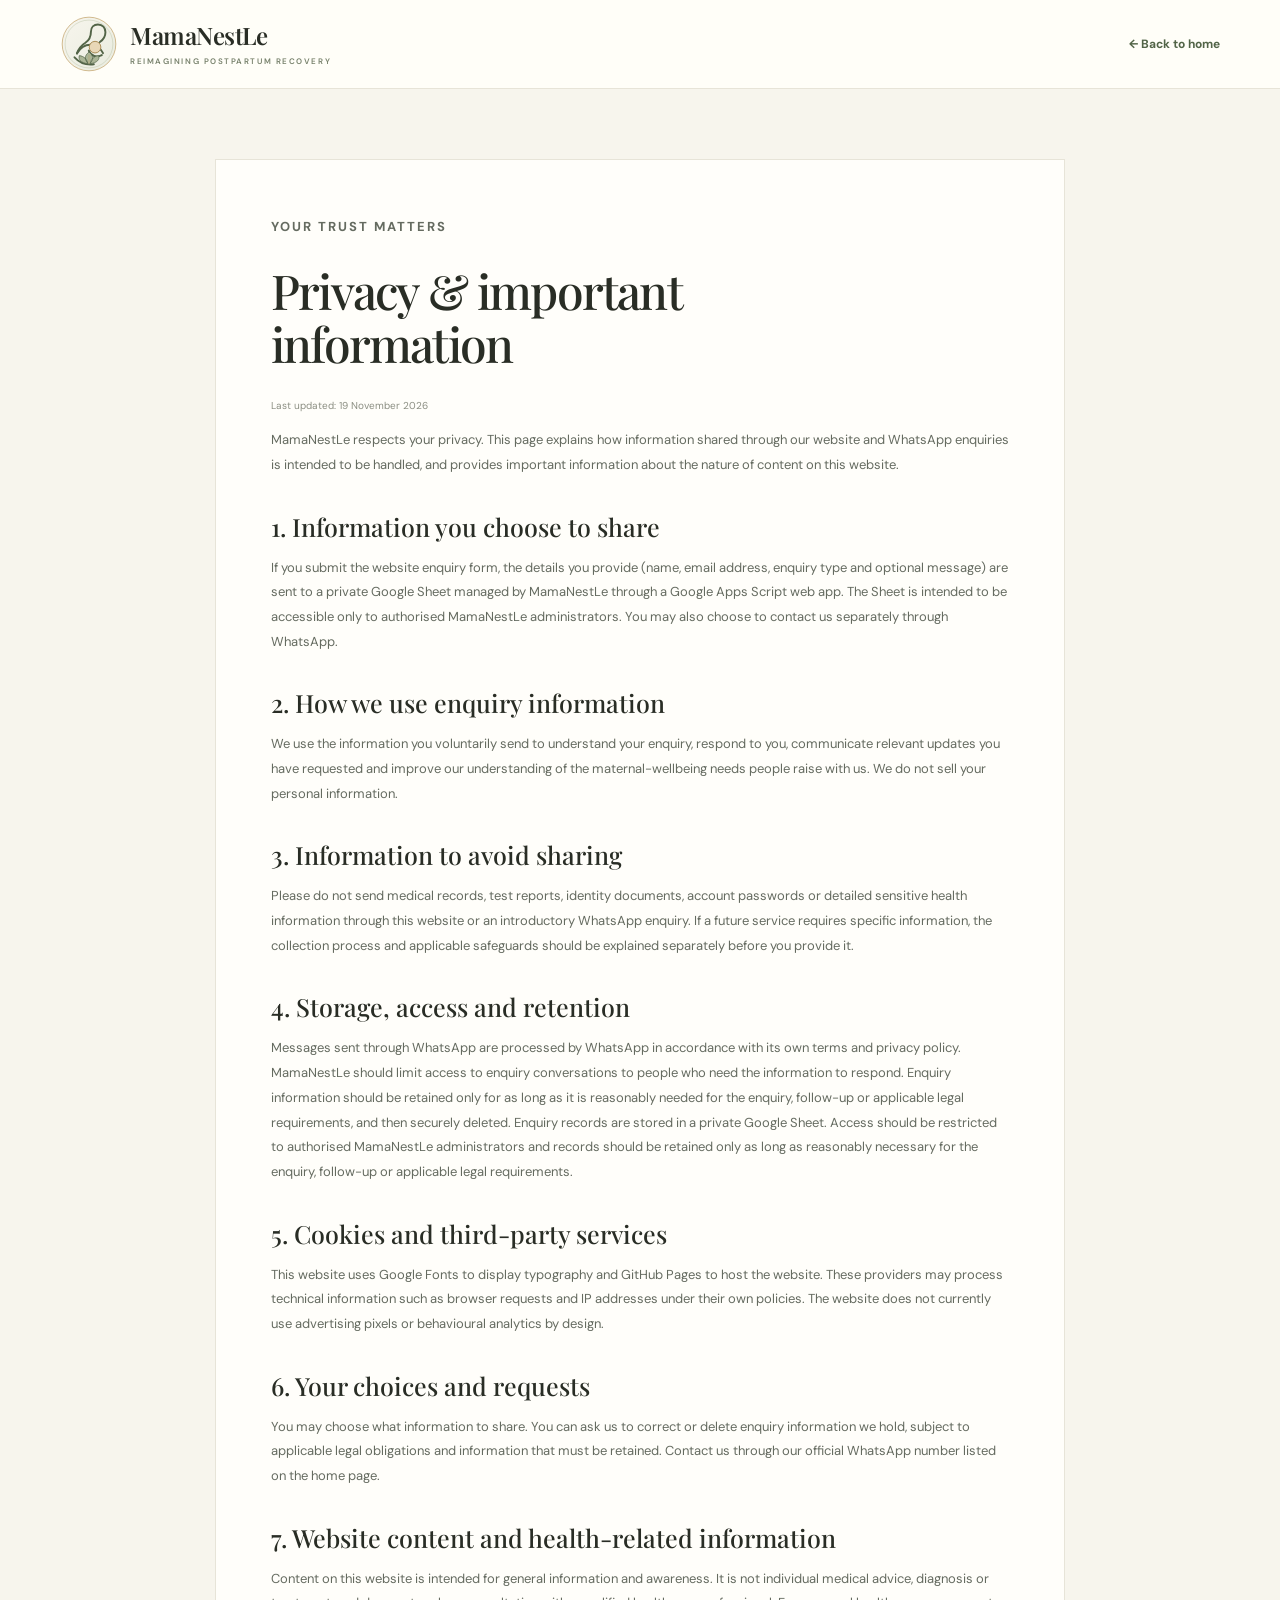
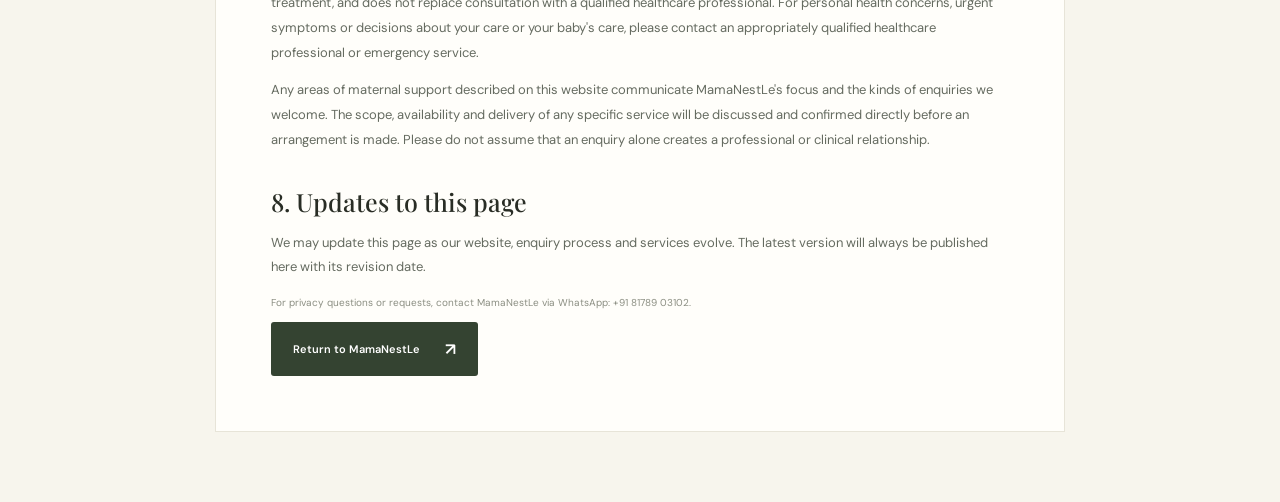
<file: privacy.html>
<!doctype html><html lang="en"><head><meta charset="utf-8"><meta name="viewport" content="width=device-width,initial-scale=1"><meta name="theme-color" content="#f7f5ed"><title>Privacy & Important Information | MamaNestLe</title><link rel="preconnect" href="https://fonts.googleapis.com"><link rel="preconnect" href="https://fonts.gstatic.com" crossorigin><link href="https://fonts.googleapis.com/css2?family=DM+Sans:wght@400;500;600;700&family=Playfair+Display:wght@400;500;600;700&display=swap" rel="stylesheet"><link rel="icon" href="assets/mamanestle-icon.svg" type="image/svg+xml"><link rel="stylesheet" href="styles.css"></head><body class="privacy-page"><header class="header"><div class="container nav"><a class="brand" href="index.html"><img class="brand-logo" src="assets/mamanestle-icon.svg" alt=""><span class="brand-name">MamaNestLe<small>REIMAGINING POSTPARTUM RECOVERY</small></span></a><a class="policy-back" href="index.html">← Back to home</a></div></header><main class="policy-wrap"><p class="eyebrow">Your trust matters</p><h1>Privacy &amp; important information</h1><p class="policy-meta">Last updated: 19 November 2026</p><p>MamaNestLe respects your privacy. This page explains how information shared through our website and WhatsApp enquiries is intended to be handled, and provides important information about the nature of content on this website.</p><h2>1. Information you choose to share</h2><p>If you submit the website enquiry form, the details you provide (name, email address, enquiry type and optional message) are sent to a private Google Sheet managed by MamaNestLe through a Google Apps Script web app. The Sheet is intended to be accessible only to authorised MamaNestLe administrators. You may also choose to contact us separately through WhatsApp.</p><h2>2. How we use enquiry information</h2><p>We use the information you voluntarily send to understand your enquiry, respond to you, communicate relevant updates you have requested and improve our understanding of the maternal-wellbeing needs people raise with us. We do not sell your personal information.</p><h2>3. Information to avoid sharing</h2><p>Please do not send medical records, test reports, identity documents, account passwords or detailed sensitive health information through this website or an introductory WhatsApp enquiry. If a future service requires specific information, the collection process and applicable safeguards should be explained separately before you provide it.</p><h2>4. Storage, access and retention</h2><p>Messages sent through WhatsApp are processed by WhatsApp in accordance with its own terms and privacy policy. MamaNestLe should limit access to enquiry conversations to people who need the information to respond. Enquiry information should be retained only for as long as it is reasonably needed for the enquiry, follow-up or applicable legal requirements, and then securely deleted. Enquiry records are stored in a private Google Sheet. Access should be restricted to authorised MamaNestLe administrators and records should be retained only as long as reasonably necessary for the enquiry, follow-up or applicable legal requirements.</p><h2>5. Cookies and third-party services</h2><p>This website uses Google Fonts to display typography and GitHub Pages to host the website. These providers may process technical information such as browser requests and IP addresses under their own policies. The website does not currently use advertising pixels or behavioural analytics by design.</p><h2>6. Your choices and requests</h2><p>You may choose what information to share. You can ask us to correct or delete enquiry information we hold, subject to applicable legal obligations and information that must be retained. Contact us through our official WhatsApp number listed on the home page.</p><h2>7. Website content and health-related information</h2><p>Content on this website is intended for general information and awareness. It is not individual medical advice, diagnosis or treatment, and does not replace consultation with a qualified healthcare professional. For personal health concerns, urgent symptoms or decisions about your care or your baby's care, please contact an appropriately qualified healthcare professional or emergency service.</p><p>Any areas of maternal support described on this website communicate MamaNestLe's focus and the kinds of enquiries we welcome. The scope, availability and delivery of any specific service will be discussed and confirmed directly before an arrangement is made. Please do not assume that an enquiry alone creates a professional or clinical relationship.</p><h2>8. Updates to this page</h2><p>We may update this page as our website, enquiry process and services evolve. The latest version will always be published here with its revision date.</p><p class="policy-meta">For privacy questions or requests, contact MamaNestLe via WhatsApp: +91 81789 03102.</p><a class="button button-dark" href="index.html">Return to MamaNestLe <span>↗</span></a></main></body></html>
</file>
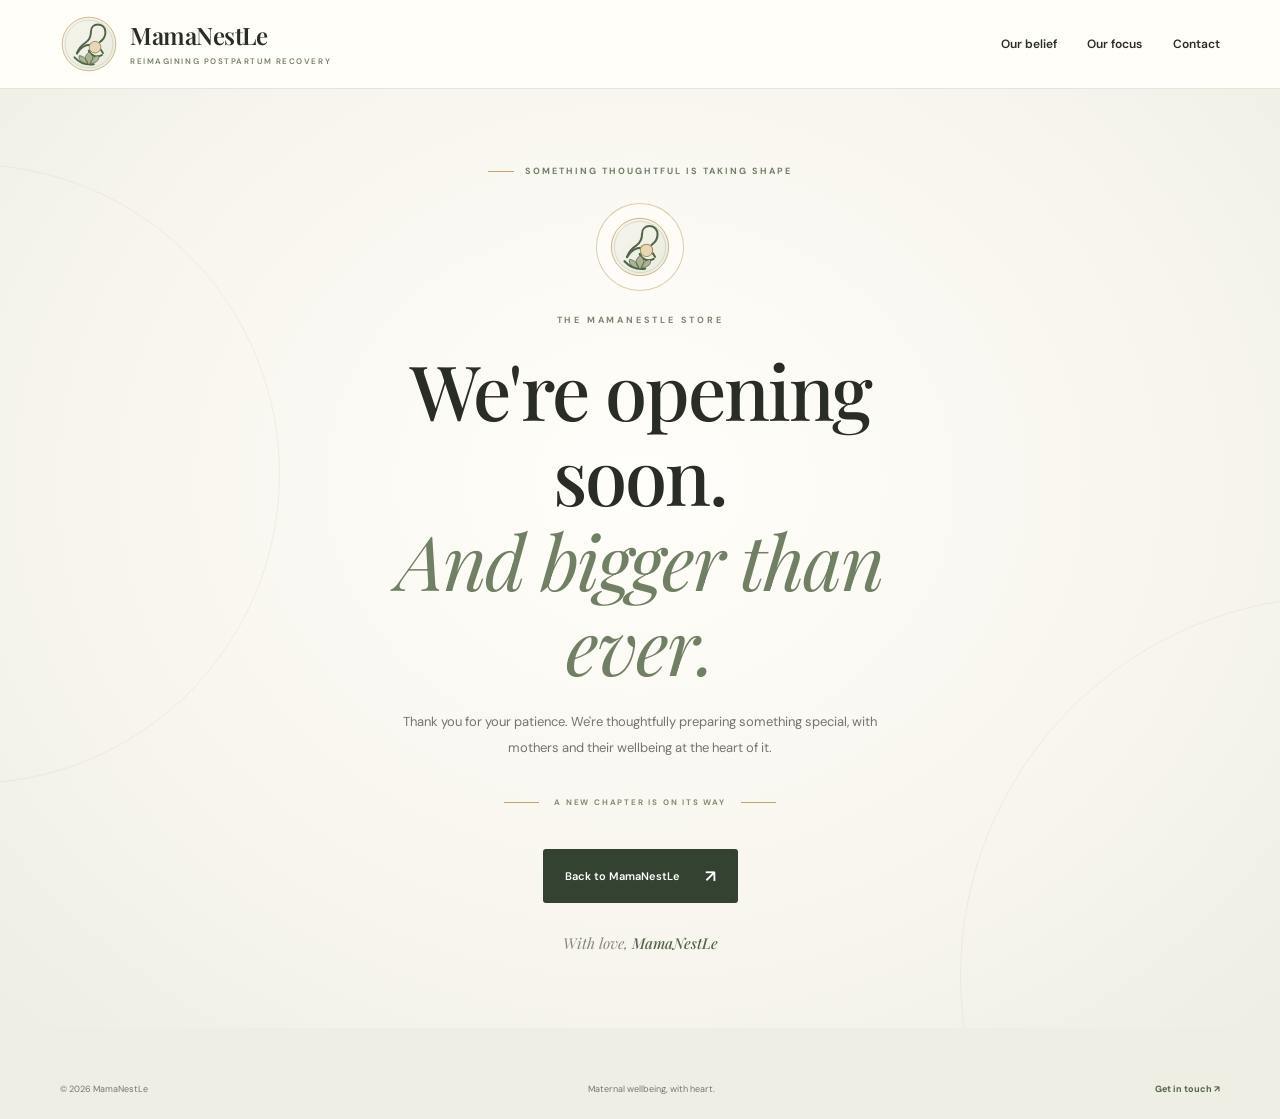
<file: store.html>
<!doctype html>
<html lang="en">
<head>
<meta charset="utf-8"><meta name="viewport" content="width=device-width,initial-scale=1">
<meta name="theme-color" content="#f7f5ed">
<meta name="description" content="The MamaNestLe Store is preparing something thoughtful. Opening soon.">
<title>The Store | MamaNestLe</title>
<link rel="preconnect" href="https://fonts.googleapis.com"><link rel="preconnect" href="https://fonts.gstatic.com" crossorigin>
<link href="https://fonts.googleapis.com/css2?family=DM+Sans:wght@400;500;600;700&family=Playfair+Display:wght@400;500;600;700&display=swap" rel="stylesheet">
<link rel="icon" href="assets/mamanestle-icon.svg" type="image/svg+xml">
<link rel="stylesheet" href="styles.css?v=20261123-store">
</head>
<body class="store-page">
<header class="header"><div class="container nav">
<a class="brand" href="index.html#home" aria-label="MamaNestLe home"><img class="brand-logo" src="assets/mamanestle-icon.svg" alt=""><span class="brand-name">MamaNestLe<small>REIMAGINING POSTPARTUM RECOVERY</small></span></a>
<nav class="nav-links" aria-label="Main navigation"><a href="index.html#our-belief">Our belief</a><a href="index.html#support">Our focus</a><a href="index.html#connect">Contact</a></nav>
</div></header>
<main class="store-main">
<div class="store-orbit store-orbit-one"></div><div class="store-orbit store-orbit-two"></div>
<div class="store-content">
<p class="eyebrow"><span class="eyebrow-line"></span> SOMETHING THOUGHTFUL IS TAKING SHAPE</p>
<div class="store-emblem"><img src="assets/mamanestle-icon.svg" alt="MamaNestLe emblem"></div>
<p class="store-kicker">THE MAMANESTLE STORE</p>
<h1>We're opening soon.<br><em>And bigger than ever.</em></h1>
<p class="store-message">Thank you for your patience. We're thoughtfully preparing something special, with mothers and their wellbeing at the heart of it.</p>
<div class="store-rule"><span></span> A NEW CHAPTER IS ON ITS WAY <span></span></div>
<a class="button button-dark" href="index.html#home">Back to MamaNestLe <span>↗</span></a>
<p class="store-signoff">With love, <b>MamaNestLe</b></p>
</div>
</main>
<footer class="footer"><div class="container footer-bottom"><span>© <span id="year">2026</span> MamaNestLe</span><span>Maternal wellbeing, with heart.</span><a href="index.html#connect">Get in touch ↗</a></div></footer>
<style>
.store-page{min-height:100vh;background:#f7f5ed}.store-main{min-height:calc(100vh - 170px);position:relative;overflow:hidden;display:grid;place-items:center;padding:75px 20px;background:radial-gradient(ellipse at 50% 42%,#fffefa 0%,#f7f5ed 62%,#eeeee5 100%)}
.store-content{position:relative;z-index:2;width:min(720px,100%);text-align:center}
.store-content>.eyebrow{justify-content:center;margin-bottom:24px}
.store-emblem{width:88px;height:88px;border:1px solid #c3a36a88;border-radius:50%;display:grid;place-items:center;margin:0 auto 22px;background:#fffefa99}
.store-emblem img{width:62px;height:62px}
.store-kicker{font-size:9px;letter-spacing:2.8px;font-weight:700;color:#7c866e;margin:0 0 18px}
.store-content h1{font-size:clamp(45px,7vw,76px);line-height:1.12;margin:0 auto 22px;letter-spacing:-2px}
.store-content h1 em{color:#718064}
.store-message{max-width:490px;margin:0 auto;color:#72766b;font-size:13px;line-height:2}
.store-rule{display:flex;align-items:center;justify-content:center;gap:15px;margin:35px auto;color:#8b896f;font-size:8px;letter-spacing:1.8px;font-weight:700}
.store-rule span{width:35px;height:1px;background:#c3a36a}
.store-content .button{margin-top:4px}
.store-signoff{margin:30px 0 0;color:#85897e;font:italic 15px var(--serif)}
.store-signoff b{color:#526447;font-weight:500}
.store-orbit{position:absolute;border:1px solid #c3a36a24;border-radius:50%;pointer-events:none}
.store-orbit-one{width:620px;height:620px;left:-340px;top:8%}
.store-orbit-two{width:760px;height:760px;right:-440px;bottom:-35%}
@media(max-width:700px){.store-main{min-height:calc(100vh - 160px);padding:60px 22px}.store-content>.eyebrow{font-size:8px;letter-spacing:1.4px}.store-content h1{font-size:clamp(42px,11vw,58px)}.store-message{font-size:12px}.store-rule{gap:9px;font-size:7px}.store-rule span{width:22px}.store-orbit-one{width:400px;height:400px;left:-290px}.store-orbit-two{width:450px;height:450px;right:-330px}}
</style>
</body></html>
</file>
<file: styles.css>
:root{--ivory:#f7f5ed;--paper:#fffefa;--sage:#9eaa8d;--sage-dark:#526447;--olive:#344331;--gold:#c3a36a;--ink:#292d25;--muted:#72766b;--line:#e7e4d8;--serif:"Playfair Display",Georgia,serif;--sans:"DM Sans",Arial,sans-serif}*{box-sizing:border-box}html{scroll-behavior:smooth;scroll-padding-top:94px}body{margin:0;background:var(--paper);color:var(--ink);font-family:var(--sans);line-height:1.7}a{color:inherit;text-decoration:none}.container{width:min(1160px,calc(100% - 52px));margin:auto}.skip-link{position:absolute;left:-999px;top:8px;background:#fff;padding:10px;z-index:99}.skip-link:focus{left:8px}.header{position:sticky;top:0;z-index:30;background:#fffef9ed;backdrop-filter:blur(14px);border-bottom:1px solid #e7e4d8}.nav{height:88px;display:flex;align-items:center;justify-content:space-between}.brand{display:flex;align-items:center;gap:12px}.brand-logo{width:58px;height:58px;display:block;flex:none}.brand-name{font:600 24px/1.1 var(--serif);letter-spacing:-.5px}.brand-name small{display:block;font:600 8px var(--sans);letter-spacing:1.55px;color:#77816b;margin-top:7px}.nav-links{display:flex;align-items:center;gap:34px;font-size:12px;font-weight:600}.nav-links>a:not(.nav-cta):hover,.text-link:hover{color:var(--sage-dark)}.nav-cta{padding:12px 19px;border:1px solid #66745b;border-radius:30px;color:var(--sage-dark)}.nav-cta span{margin-left:10px}.menu-toggle{display:none;background:none;border:0;font-size:25px;color:var(--olive)}.hero{background:var(--ivory);overflow:hidden}.hero-grid{min-height:680px;display:grid;grid-template-columns:1fr .94fr;gap:72px;align-items:center;padding-top:62px;padding-bottom:62px}.eyebrow{display:flex;align-items:center;gap:11px;text-transform:uppercase;letter-spacing:2px;font-size:9px;font-weight:700;color:#718065;margin:0 0 24px}.eyebrow-line{width:26px;height:1px;background:var(--gold)}h1,h2{font-family:var(--serif);font-weight:500;letter-spacing:-1.8px}h1{font-size:clamp(48px,5.3vw,72px);line-height:1.12;margin:0 0 25px;max-width:650px}h1 em,h2 em{font-weight:400;color:var(--sage-dark)}.hero-lead{max-width:550px;color:#686d62;font-size:14px;line-height:2}.hero-actions{display:flex;align-items:center;gap:27px;flex-wrap:wrap;margin-top:34px}.button{display:inline-flex;align-items:center;justify-content:center;gap:25px;border:0;border-radius:3px;padding:16px 22px;font:600 11px var(--sans);cursor:pointer;transition:transform .2s,background .2s}.button:hover{transform:translateY(-2px)}.button-dark{background:var(--olive);color:#fff}.button-dark:hover{background:#526447}.button-light{background:#f8f4e8;color:var(--olive);margin-top:22px}.button span{font-size:17px}.text-link{font-size:11px;font-weight:600;border-bottom:1px solid var(--sage);padding-bottom:5px}.hero-proof{display:flex;align-items:center;gap:13px;margin-top:43px;color:#777b70;font-size:10px;line-height:1.55}.hero-proof b{color:var(--olive);font-weight:600}.proof-mark{display:grid;place-items:center;width:33px;height:33px;border:1px solid #c8b27e;border-radius:50%;color:#9b8150;font-size:17px}.hero-photo-wrap{height:535px;position:relative;padding:0 28px 25px 0}.hero-photo{width:100%;height:100%;object-fit:cover;object-position:center 40%;border-radius:48% 48% 4px 4px;display:block;box-shadow:0 18px 55px #4e50321c}.hero-photo-wrap:after{content:"";position:absolute;inset:17px 10px 8px 17px;border:1px solid #c4a66d88;border-radius:48% 48% 4px 4px;z-index:0;pointer-events:none}.photo-note{position:absolute;z-index:2;left:-48px;bottom:54px;background:#f9f6eb;padding:20px 24px;box-shadow:0 12px 30px #343a251a}.photo-note span,.photo-stamp span{display:block;font-size:8px;letter-spacing:1.4px;color:#7c826f}.photo-note b{display:block;font:500 24px/1.22 var(--serif);color:var(--olive);margin-top:8px}.photo-note i{position:absolute;right:16px;top:15px;color:var(--gold);font-size:17px}.photo-stamp{position:absolute;z-index:2;right:0;top:34px;display:flex;align-items:center;gap:8px;background:#fffdf3e8;padding:8px 12px}.photo-stamp img{width:30px;height:30px}.photo-stamp span{font-size:7px;line-height:1.6}.belief-ribbon{background:var(--olive);color:#f4f0e4}.belief-ribbon .container{min-height:68px;display:flex;align-items:center;justify-content:space-between;gap:20px;font:italic 16px var(--serif)}.belief-ribbon i{font-style:normal;color:#d1b77f;font-size:13px}.section{padding:108px 0}.belief-grid{display:grid;grid-template-columns:1fr .8fr;gap:115px;align-items:end}.section h2,.story h2{font-size:clamp(39px,4.5vw,58px);line-height:1.17;margin:0}.belief-copy p,.journey-heading>p:not(.eyebrow),.story-grid>div:last-child>p:not(.eyebrow){font-size:13px;color:var(--muted);line-height:2}.under-link{display:inline-block;margin-top:17px;color:var(--sage-dark);font-size:11px;font-weight:700;border-bottom:1px solid var(--gold);padding-bottom:5px}.under-link span{margin-left:8px}.focus{background:#f2f1e8}.section-head{display:flex;align-items:end;justify-content:space-between;gap:80px;margin-bottom:48px}.section-head h2{max-width:650px}.section-head>p{max-width:330px;color:var(--muted);font-size:12px;line-height:1.9}.focus-grid{display:grid;grid-template-columns:repeat(4,1fr);gap:14px}.focus-card{position:relative;min-height:290px;padding:27px 24px;background:#fffefa;border:1px solid #e8e5da;display:flex;flex-direction:column}.focus-number{font-size:9px;letter-spacing:1px;color:#a08b61}.focus-icon{font:34px var(--serif);color:#879478;margin:25px 0 18px}.focus-card h3{font:500 21px/1.3 var(--serif);margin:0 0 12px}.focus-card p{font-size:11px;line-height:1.9;color:var(--muted);margin:0}.focus-rule{width:35px;height:2px;background:var(--gold);margin-top:auto;padding-top:0;position:absolute;bottom:0;left:24px}.image-break{height:440px;position:relative;overflow:hidden;background:#344331}.image-break:after{content:"";position:absolute;inset:0;background:linear-gradient(90deg,#253223d9 0%,#25322399 48%,#25322308 100%)}.image-break>img{width:100%;height:100%;object-fit:cover;object-position:center 44%;display:block}.image-break-copy{position:absolute;z-index:2;left:max(calc((100% - 1160px)/2),26px);top:50%;transform:translateY(-50%);color:#fff;max-width:510px}.image-break-copy .eyebrow{color:#e5d5a9}.image-break-copy h2{font-size:clamp(40px,4.8vw,59px);line-height:1.16;margin:0}.image-break-copy h2 em{color:#e4d3a4}.journey-grid{display:grid;grid-template-columns:.85fr 1fr;gap:130px}.journey-heading h2{margin-bottom:20px}.journey-steps{border-top:1px solid var(--line)}.journey-step{display:grid;grid-template-columns:55px 1fr;gap:18px;padding:25px 0;border-bottom:1px solid var(--line)}.journey-step>span{font:italic 18px var(--serif);color:#a58b58}.journey-step h3{font:500 22px var(--serif);margin:0 0 6px}.journey-step p{font-size:12px;color:var(--muted);margin:0;line-height:1.8}.story{background:var(--olive);color:#fff;padding:100px 0;overflow:hidden}.story-grid{display:grid;grid-template-columns:.4fr 1fr;gap:90px;align-items:center;max-width:1000px}.story-mark{width:190px;height:190px;border:1px solid #d2bb8055;border-radius:50%;display:grid;place-items:center;margin:auto}.story-mark img{width:145px;height:145px;filter:drop-shadow(0 3px 8px #0002)}.story .eyebrow{color:#d8c38f}.story h2{max-width:680px}.story h2 em{color:#e3d2a4}.story-grid>div:last-child>p:not(.eyebrow){color:#e4e6dc}.connect{background:#fbfaf5}.connect-grid{display:grid;grid-template-columns:.9fr 1fr;gap:95px;align-items:start}.connect-copy h2{font-size:clamp(42px,4.5vw,58px)}.connect-copy>p:not(.eyebrow){color:var(--muted);font-size:13px;line-height:1.9}.whatsapp-card{display:flex;align-items:center;gap:15px;background:#eef0e7;padding:18px;margin-top:32px;max-width:420px}.wa-symbol{width:42px;height:42px;border-radius:50%;background:var(--sage-dark);color:white;display:grid;place-items:center;font-size:21px}.whatsapp-card>div{flex:1}.whatsapp-card span{display:block;font-size:7px;letter-spacing:1.2px;color:#7a806e}.whatsapp-card b{display:block;font:500 18px var(--serif);margin:2px 0}.whatsapp-card small{font-size:10px;color:var(--muted)}.whatsapp-card>a{width:34px;height:34px;display:grid;place-items:center;border:1px solid #9ca78e;border-radius:50%;color:var(--sage-dark)}.connect-note{font-size:10px!important;color:#7e8377!important;margin-top:17px}.contact-form{background:#fff;border:1px solid var(--line);padding:36px;box-shadow:0 18px 50px #3038220a}.form-top{padding-bottom:20px;border-bottom:1px solid var(--line);margin-bottom:22px}.form-top>span{font-size:8px;letter-spacing:1.5px;color:#8a805f}.form-top h3{font:500 29px var(--serif);margin:5px 0}.form-top p{font-size:11px;color:var(--muted);margin:0}label{display:block;font-size:10px;font-weight:700;margin:17px 0 7px}input,select,textarea{width:100%;padding:13px 12px;border:1px solid #e4e3d9;background:#fffefa;border-radius:2px;font:12px var(--sans);color:var(--ink);outline:none}input:focus,select:focus,textarea:focus{border-color:#8a9879;box-shadow:0 0 0 3px #9eaa8d26}textarea{resize:vertical}.submit-button{width:100%;margin-top:22px}.form-footnote{font-size:9px;color:#85897e;text-align:center;margin:12px 0 0}.hp{position:absolute;left:-5000px;width:1px;height:1px;overflow:hidden}.footer{background:#eeeee5;padding:35px 0 22px}.footer-main{display:flex;align-items:center;justify-content:space-between;gap:20px;padding-bottom:25px;border-bottom:1px solid #d9dccf}.footer-brand .brand-logo{width:48px;height:48px}.footer-brand .brand-name{font-size:21px}.footer-main>p{font:italic 16px var(--serif);color:#73796b}.footer-contact{font-size:10px;font-weight:700;color:var(--sage-dark)}.footer-bottom{display:flex;justify-content:space-between;align-items:center;gap:18px;padding-top:19px;font-size:9px;color:#74796c}.footer-bottom a{color:var(--sage-dark);font-weight:700}.privacy-page{background:var(--ivory);min-height:100vh}.policy-wrap{width:min(850px,calc(100% - 40px));margin:70px auto;padding:55px;background:#fffefa;border:1px solid var(--line)}.policy-wrap h1{font-size:48px}.policy-wrap h2{font:500 25px var(--serif);letter-spacing:0;margin:32px 0 10px}.policy-wrap p,.policy-wrap li{font-size:13px;color:#656b60;line-height:1.9}.policy-back{color:var(--sage-dark);font-size:12px;font-weight:700}.policy-meta{font-size:10px!important;color:#8b8e82!important}@media(max-width:900px){.hero-grid{gap:40px}.hero-photo-wrap{height:470px}.focus-grid{grid-template-columns:repeat(2,1fr)}.journey-grid{gap:65px}.connect-grid{gap:45px}.belief-grid{gap:65px}}@media(max-width:700px){.container{width:min(100% - 36px,590px)}.nav{height:76px}.brand-logo{width:49px;height:49px}.brand-name{font-size:21px}.brand-name small{font-size:7px}.menu-toggle{display:block}.nav-links{display:none;position:absolute;top:75px;left:0;right:0;background:#fffefa;padding:22px 24px 28px;flex-direction:column;align-items:stretch;gap:19px;border-bottom:1px solid var(--line)}.nav-links.open{display:flex}.nav-cta{text-align:center}.hero-grid{grid-template-columns:1fr;gap:38px;padding-top:53px;padding-bottom:45px}.hero h1{font-size:49px}.hero-photo-wrap{height:430px;margin:0 10px 0 22px}.photo-note{left:-22px;bottom:36px;padding:15px 19px}.photo-note b{font-size:21px}.belief-ribbon .container{min-height:62px;gap:10px;font-size:12px}.section{padding:76px 0}.belief-grid,.journey-grid,.connect-grid,.story-grid{grid-template-columns:1fr;gap:32px}.section-head{display:block;margin-bottom:30px}.section-head>p{margin-top:18px}.focus-grid{grid-template-columns:1fr 1fr;gap:10px}.focus-card{padding:21px 17px;min-height:285px}.focus-card h3{font-size:19px}.focus-rule{left:17px}.image-break{height:390px}.image-break-copy{left:24px;right:20px}.journey-grid{gap:24px}.story{padding:75px 0}.story-grid{gap:25px}.story-mark{width:130px;height:130px;margin:0}.story-mark img{width:100px;height:100px}.contact-form{padding:25px 20px}.footer-main{flex-wrap:wrap}.footer-main>p{order:3;width:100%;margin:0}.footer-bottom{flex-wrap:wrap}.policy-wrap{margin:25px auto;padding:28px 22px}.policy-wrap h1{font-size:39px}}@media(max-width:390px){.hero h1{font-size:43px}.hero-photo-wrap{height:365px}.focus-grid{grid-template-columns:1fr}.focus-card{min-height:235px}.belief-ribbon .container{font-size:10px}.contact-form{padding:22px 16px}}@media(prefers-reduced-motion:reduce){html{scroll-behavior:auto}*,*:before,*:after{transition:none!important;animation:none!important}}
/* Refined enquiry experience */
.connect{background:#f4f2e9;position:relative;overflow:hidden}
.connect:before{content:"";position:absolute;width:420px;height:420px;border:1px solid #c8b98d33;border-radius:50%;right:-180px;top:-180px;pointer-events:none}
.connect-grid{position:relative;z-index:1;grid-template-columns:.82fr 1.08fr;gap:clamp(42px,7vw,100px);align-items:center}
.connect-copy{padding:20px 0}
.connect-copy .eyebrow{margin-bottom:27px}
.connect-copy h2{max-width:470px;font-size:clamp(43px,4.6vw,61px);line-height:1.13}
.connect-copy>p:not(.eyebrow){max-width:420px;margin-top:22px;line-height:2;font-size:13px}
.whatsapp-card{display:block;max-width:410px;margin-top:42px;padding:25px 26px 23px;background:#e9ecdf;border:1px solid #d9dfce;position:relative}
.wa-card-top{display:flex;align-items:center;gap:12px}
.wa-symbol{width:35px;height:35px;border:1px solid #aab49a;background:transparent;color:#526447;font-size:16px}
.wa-kicker{font-size:8px;letter-spacing:1.35px;font-weight:700;color:#78816d}
.whatsapp-card h3{font:500 25px/1.25 var(--serif);color:#344331;margin:19px 0 8px}
.whatsapp-card>p{font-size:11px;line-height:1.8;color:#6d7467;max-width:300px;margin:0 0 20px}
.wa-direct-link{display:flex;align-items:center;gap:12px;padding-top:17px;border-top:1px solid #d0d7c4;color:#344331}
.wa-direct-icon{width:32px;height:32px;display:grid;place-items:center;border:1px solid #aab49a;border-radius:50%;font-size:16px}
.wa-direct-link b,.wa-direct-link small{display:block}
.wa-direct-link b{font-size:11px;font-weight:700}
.wa-direct-link small{font-size:9px;color:#77806d;margin-top:2px}
.connect-note{font-size:10px!important;letter-spacing:.2px;margin-top:18px!important}
.contact-form{position:relative;background:#fffefa;border:1px solid #e5e1d4;padding:clamp(27px,4vw,46px);box-shadow:0 24px 70px #343b2512}
.contact-form:before{content:"";position:absolute;top:0;left:0;width:72px;height:2px;background:#b99d67}
.form-top{border:0;padding:0 0 27px;margin:0 0 25px}
.form-index{display:flex;justify-content:space-between;align-items:center;padding-bottom:22px;margin-bottom:27px;border-bottom:1px solid #ebe8de;color:#8d896f}
.form-index span:first-child{font:italic 19px var(--serif);color:#b59a65}
.form-index span:last-child{font-size:8px;letter-spacing:1.6px;font-weight:700}
.form-top .eyebrow{font-size:8px;margin:0 0 10px;letter-spacing:1.8px}
.form-top h3{font:500 clamp(27px,3vw,35px)/1.2 var(--serif);letter-spacing:-.5px;color:#30382c;margin:0 0 11px;max-width:390px}
.form-top>p:last-child{font-size:11px;line-height:1.8;color:#7a7d72;max-width:390px;margin:0}
.form-field{margin-top:20px}
.form-field label{font-size:10px;letter-spacing:.2px;color:#42483c;margin:0 0 9px}
.form-field label span{float:right;font-size:8px;letter-spacing:1px;color:#9a927d;font-weight:500}
.form-field input,.form-field select,.form-field textarea{border:0;border-bottom:1px solid #dcded3;background:#f8f7f1;border-radius:0;padding:15px 14px;font:11px var(--sans);color:#343a30;transition:border-color .2s,background .2s}
.form-field input:focus,.form-field select:focus,.form-field textarea:focus{border-color:#8b9879;background:#fff;box-shadow:none;outline:none}
.form-field input::placeholder,.form-field textarea::placeholder{color:#a1a295}
.form-field select{appearance:none;background-image:url("data:image/svg+xml,%3Csvg xmlns='http://www.w3.org/2000/svg' width='12' height='12' viewBox='0 0 12 12'%3E%3Cpath d='m2 4 4 4 4-4' fill='none' stroke='%23727b66' stroke-width='1.2'/%3E%3C/svg%3E");background-repeat:no-repeat;background-position:right 15px center;padding-right:38px}
.form-field textarea{min-height:100px;resize:vertical}
.submit-button{margin-top:27px;min-height:55px;padding:14px 19px;justify-content:space-between;border-radius:0;letter-spacing:.15px}
.submit-button>span:first-child{font-size:10px}
.submit-arrow{font-size:19px!important}
.form-footnote{display:flex;align-items:center;justify-content:center;gap:8px;font-size:9px;line-height:1.6;color:#898b80;margin-top:15px}
.form-footnote span{color:#b69a63}
@media(max-width:700px){.connect{padding:70px 0}.connect-grid{gap:35px}.connect-copy{padding:0}.whatsapp-card{margin-top:27px;padding:22px}.contact-form{padding:27px 21px}.form-index{margin-bottom:23px}.form-top{padding-bottom:22px;margin-bottom:18px}}


/* MamaNestLe soft editorial photo treatment */
.hero-photo{
  filter:brightness(1.07) saturate(.70) contrast(.91);
}
.hero-photo-wrap:before{
  content:"";
  position:absolute;
  inset:0 28px 25px 0;
  z-index:1;
  border-radius:48% 48% 4px 4px;
  background:linear-gradient(135deg,rgba(247,245,237,.13),rgba(202,211,190,.12));
  pointer-events:none;
  mix-blend-mode:screen;
}
.image-break>img{
  filter:brightness(1.12) saturate(.66) contrast(.88);
}
.image-break:after{
  background:linear-gradient(90deg,rgba(245,241,229,.90) 0%,rgba(245,241,229,.66) 45%,rgba(245,241,229,.10) 100%);
}
.image-break-copy{color:#344331}
.image-break-copy .eyebrow{color:#78856d}
.image-break-copy h2 em{color:#78856d}
@media(max-width:700px){
  .hero-photo-wrap:before{inset:0 20px 18px 0}
  .image-break:after{background:linear-gradient(90deg,rgba(245,241,229,.86),rgba(245,241,229,.48))}
}


/* Luxury editorial image palette + enquiry form refinements */
.hero-photo,.image-break>img{
  filter:brightness(1.13) saturate(.58) contrast(.86) sepia(.08);
}
.hero-photo-wrap{isolation:isolate}
.hero-photo-wrap:before{
  content:"";position:absolute;inset:0 28px 25px 0;z-index:1;
  background:linear-gradient(145deg,rgba(248,245,235,.25),rgba(213,219,199,.13));
  border-radius:48% 48% 4px 4px;pointer-events:none;mix-blend-mode:screen;
}
.image-break{background:#e9e8dc}
.image-break:after{
  background:linear-gradient(90deg,rgba(247,245,237,.94) 0%,rgba(247,245,237,.77) 48%,rgba(247,245,237,.10) 100%);
}
.image-break-copy{color:#344331}
.image-break-copy .eyebrow{color:#78856d}
.image-break-copy h2 em{color:#718064}
.whatsapp-card{display:block}
.wa-card-top{display:flex;align-items:center;gap:12px}
.whatsapp-card .wa-symbol{display:grid;place-items:center;flex:none}
.whatsapp-card .wa-kicker{display:block}
.form-field input[type=email]{width:100%}
.consent-row{display:flex;align-items:flex-start;gap:11px;margin:22px 0 0;font-size:10px;line-height:1.65;font-weight:400;color:#72766b}
.consent-row input{width:16px;height:16px;flex:none;margin:2px 0 0;accent-color:#526447}
.consent-row a,.form-whatsapp a{color:#526447;text-decoration:underline;text-underline-offset:3px;font-weight:700}
.form-whatsapp{font-size:10px;text-align:center;color:#777b70;margin:13px 0 0}
.form-response-frame{position:absolute;width:1px;height:1px;border:0;opacity:0;pointer-events:none}
.contact-form.is-submitting .submit-button{opacity:.65;pointer-events:none}
.form-footnote{min-height:18px}
@media(max-width:700px){
 .hero-photo-wrap:before{inset:0 20px 18px 0}
 .image-break:after{background:linear-gradient(90deg,rgba(247,245,237,.92),rgba(247,245,237,.60))}
}

/* Mobile-first enquiry form reliability */
@media(max-width:700px){
 .connect-grid,.contact-form,.form-field{min-width:0;width:100%;}
 .contact-form{padding:26px 18px;}
 .form-field input,.form-field select,.form-field textarea{width:100%;min-width:0;font-size:16px;line-height:1.45;}
 .consent-row{align-items:flex-start;gap:10px;}
 .consent-row span{min-width:0;}
 .submit-button{min-height:56px;width:100%;touch-action:manipulation;}
 .form-response-frame{position:absolute;width:1px;height:1px;left:0;bottom:0;}
}
@media(max-width:390px){.contact-form{padding:23px 15px;}.form-top h3{font-size:27px;}}


/* Final layout polish: navigation, WhatsApp contact and social footer */
.nav-links{gap:clamp(18px,2.4vw,34px)}
.nav-links>a{white-space:nowrap}
.whatsapp-card{width:100%;max-width:410px}
.wa-direct-link{width:100%;min-width:0;justify-content:flex-start}
.wa-direct-link>span:last-child{min-width:0}
.footer-social{display:flex;align-items:center;justify-content:flex-end;gap:18px;flex-wrap:wrap}
.footer-social>span:first-child{font-size:8px;letter-spacing:1.4px;color:#858a7a;font-weight:700}
.footer-social .footer-contact{white-space:nowrap}
.social-link-pending{font-size:9px;color:#777d70}
@media(max-width:700px){
 .nav-links{gap:17px}
 .footer-social{width:100%;justify-content:flex-start;gap:14px}
 .footer-main{align-items:flex-start}
 .footer-social>span:first-child{width:100%}
 .whatsapp-card{max-width:none}
}
</file>
